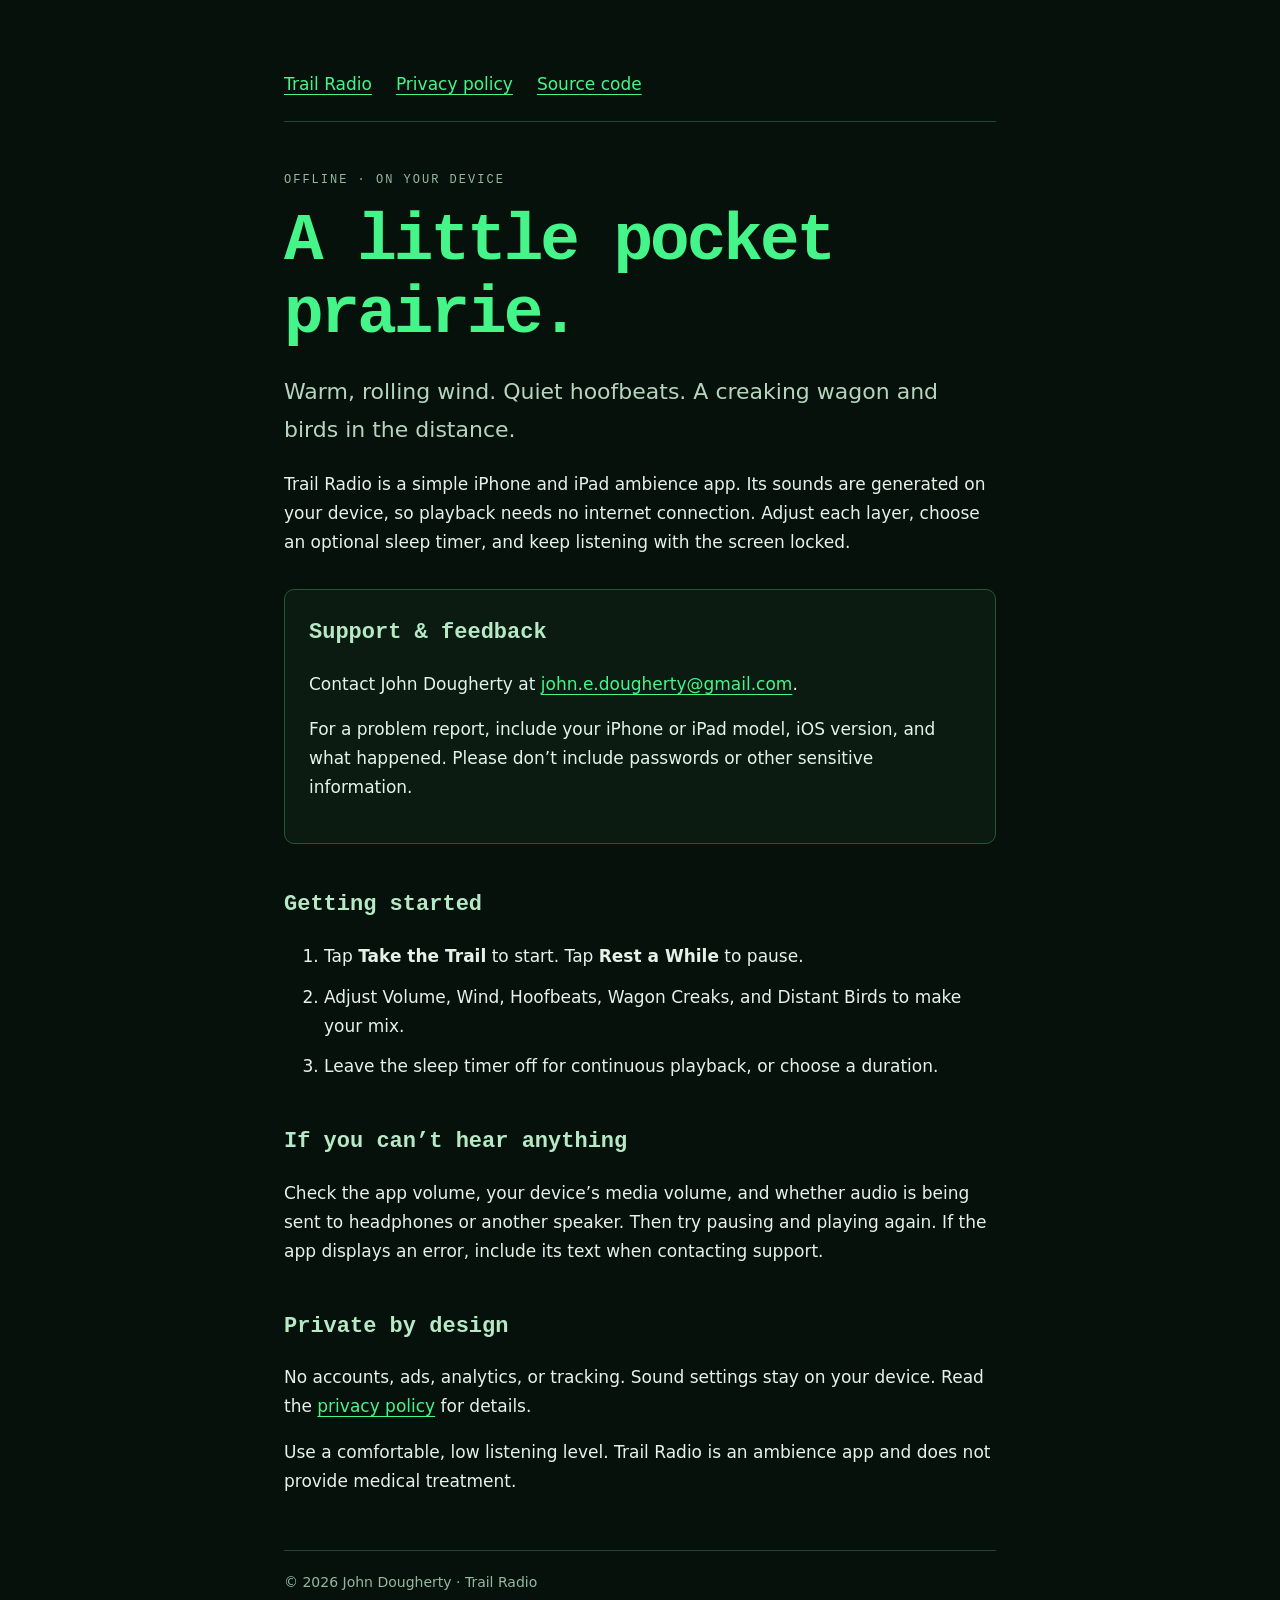
<file: docs/index.html>
<!doctype html><html lang="en"><head><meta charset="utf-8"><meta name="viewport" content="width=device-width,initial-scale=1"><title>Trail Radio — Support</title><meta name="description" content="Support for Trail Radio, an offline ambience app with warm wind, hoofbeats, wagon creaks, and distant birds."><link rel="stylesheet" href="style.css"></head><body><main><nav aria-label="Main navigation"><a href="./">Trail Radio</a><a href="privacy.html">Privacy policy</a><a href="https://github.com/JedIV/trail-radio">Source code</a></nav><p class="eyebrow">OFFLINE · ON YOUR DEVICE</p><h1>A little pocket prairie.</h1><p class="lead">Warm, rolling wind. Quiet hoofbeats. A creaking wagon and birds in the distance.</p><p>Trail Radio is a simple iPhone and iPad ambience app. Its sounds are generated on your device, so playback needs no internet connection. Adjust each layer, choose an optional sleep timer, and keep listening with the screen locked.</p><div class="panel"><h2 style="margin-top:0">Support & feedback</h2><p>Contact John Dougherty at <a href="mailto:john.e.dougherty@gmail.com">john.e.dougherty@gmail.com</a>.</p><p>For a problem report, include your iPhone or iPad model, iOS version, and what happened. Please don’t include passwords or other sensitive information.</p></div><h2>Getting started</h2><ol><li>Tap <strong>Take the Trail</strong> to start. Tap <strong>Rest a While</strong> to pause.</li><li>Adjust Volume, Wind, Hoofbeats, Wagon Creaks, and Distant Birds to make your mix.</li><li>Leave the sleep timer off for continuous playback, or choose a duration.</li></ol><h2>If you can’t hear anything</h2><p>Check the app volume, your device’s media volume, and whether audio is being sent to headphones or another speaker. Then try pausing and playing again. If the app displays an error, include its text when contacting support.</p><h2>Private by design</h2><p>No accounts, ads, analytics, or tracking. Sound settings stay on your device. Read the <a href="privacy.html">privacy policy</a> for details.</p><p>Use a comfortable, low listening level. Trail Radio is an ambience app and does not provide medical treatment.</p><footer>© 2026 John Dougherty · Trail Radio</footer></main></body></html>
</file>
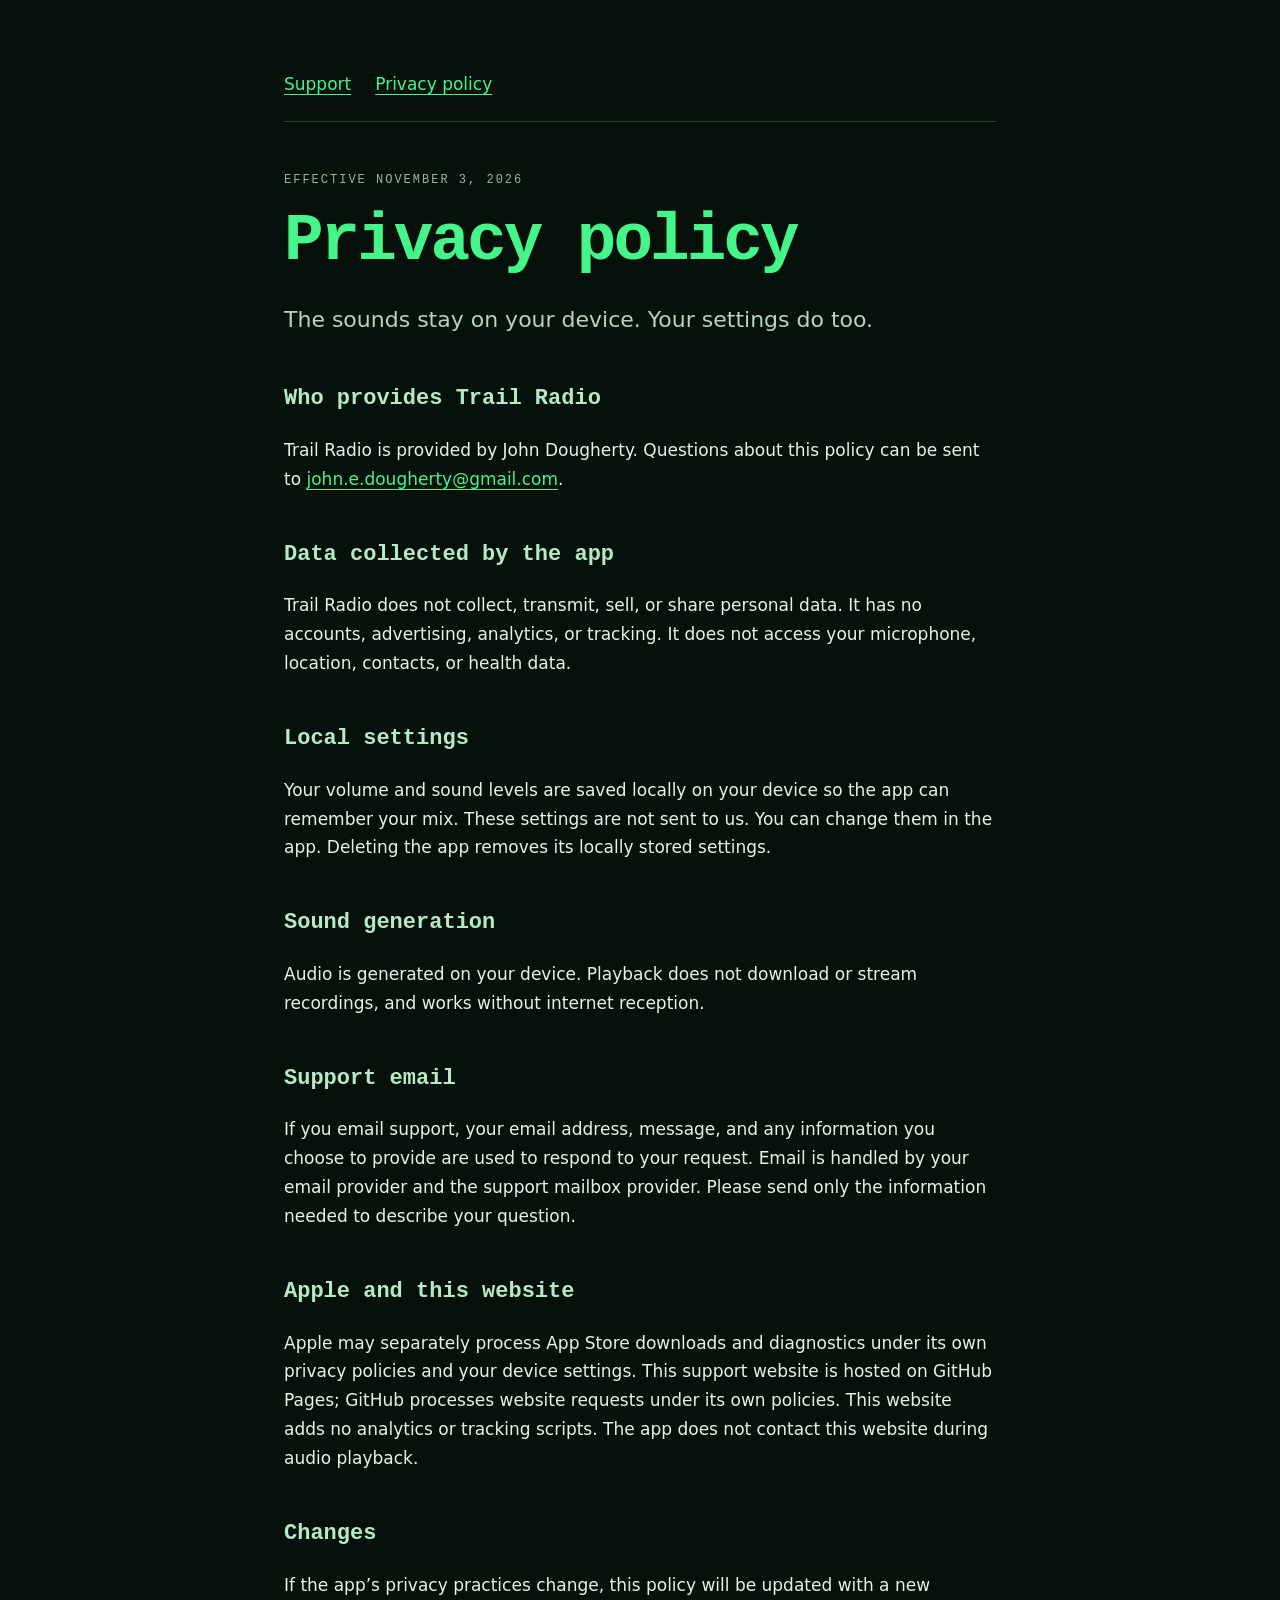
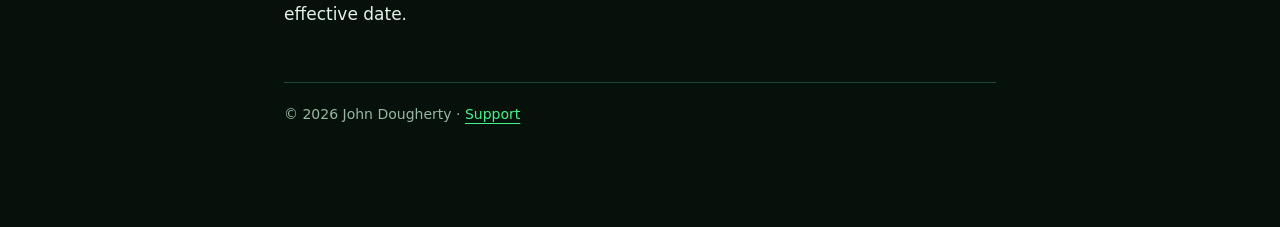
<file: docs/privacy.html>
<!doctype html><html lang="en"><head><meta charset="utf-8"><meta name="viewport" content="width=device-width,initial-scale=1"><title>Trail Radio — Privacy Policy</title><link rel="stylesheet" href="style.css"></head><body><main><nav aria-label="Main navigation"><a href="./">Support</a><a href="privacy.html" aria-current="page">Privacy policy</a></nav><p class="eyebrow">EFFECTIVE NOVEMBER 3, 2026</p><h1>Privacy policy</h1><p class="lead">The sounds stay on your device. Your settings do too.</p><h2>Who provides Trail Radio</h2><p>Trail Radio is provided by John Dougherty. Questions about this policy can be sent to <a href="mailto:john.e.dougherty@gmail.com">john.e.dougherty@gmail.com</a>.</p><h2>Data collected by the app</h2><p>Trail Radio does not collect, transmit, sell, or share personal data. It has no accounts, advertising, analytics, or tracking. It does not access your microphone, location, contacts, or health data.</p><h2>Local settings</h2><p>Your volume and sound levels are saved locally on your device so the app can remember your mix. These settings are not sent to us. You can change them in the app. Deleting the app removes its locally stored settings.</p><h2>Sound generation</h2><p>Audio is generated on your device. Playback does not download or stream recordings, and works without internet reception.</p><h2>Support email</h2><p>If you email support, your email address, message, and any information you choose to provide are used to respond to your request. Email is handled by your email provider and the support mailbox provider. Please send only the information needed to describe your question.</p><h2>Apple and this website</h2><p>Apple may separately process App Store downloads and diagnostics under its own privacy policies and your device settings. This support website is hosted on GitHub Pages; GitHub processes website requests under its own policies. This website adds no analytics or tracking scripts. The app does not contact this website during audio playback.</p><h2>Changes</h2><p>If the app’s privacy practices change, this policy will be updated with a new effective date.</p><footer>© 2026 John Dougherty · <a href="./">Support</a></footer></main></body></html>
</file>
<file: docs/style.css>
:root{color-scheme:dark;--green:#45f58a;--muted:#95b8a0;--bg:#07110b}*{box-sizing:border-box}body{margin:0;background:var(--bg);color:#e5f2e8;font:17px/1.7 system-ui,-apple-system,sans-serif}main{max-width:760px;padding:70px 24px 100px;margin:auto}nav{display:flex;gap:24px;flex-wrap:wrap;border-bottom:1px solid #244732;padding-bottom:22px;margin-bottom:48px}a{color:var(--green);text-underline-offset:4px}h1,h2,.eyebrow{font-family:ui-monospace,SFMono-Regular,monospace}h1{font-size:clamp(40px,8vw,66px);line-height:1.1;letter-spacing:-3px;color:var(--green);margin:16px 0 22px}h2{font-size:22px;margin-top:42px;color:#b6e9c6}.eyebrow{font-size:12px;letter-spacing:2px;color:var(--muted)}.lead{font-size:22px;color:#b6d4be}.panel{border:1px solid #28553a;padding:24px;border-radius:10px;margin:32px 0;background:#0c1b11}footer{border-top:1px solid #244732;margin-top:54px;padding-top:20px;color:var(--muted);font-size:14px}li{margin:12px 0}a:focus-visible{outline:2px solid var(--green);outline-offset:5px}
</file>
